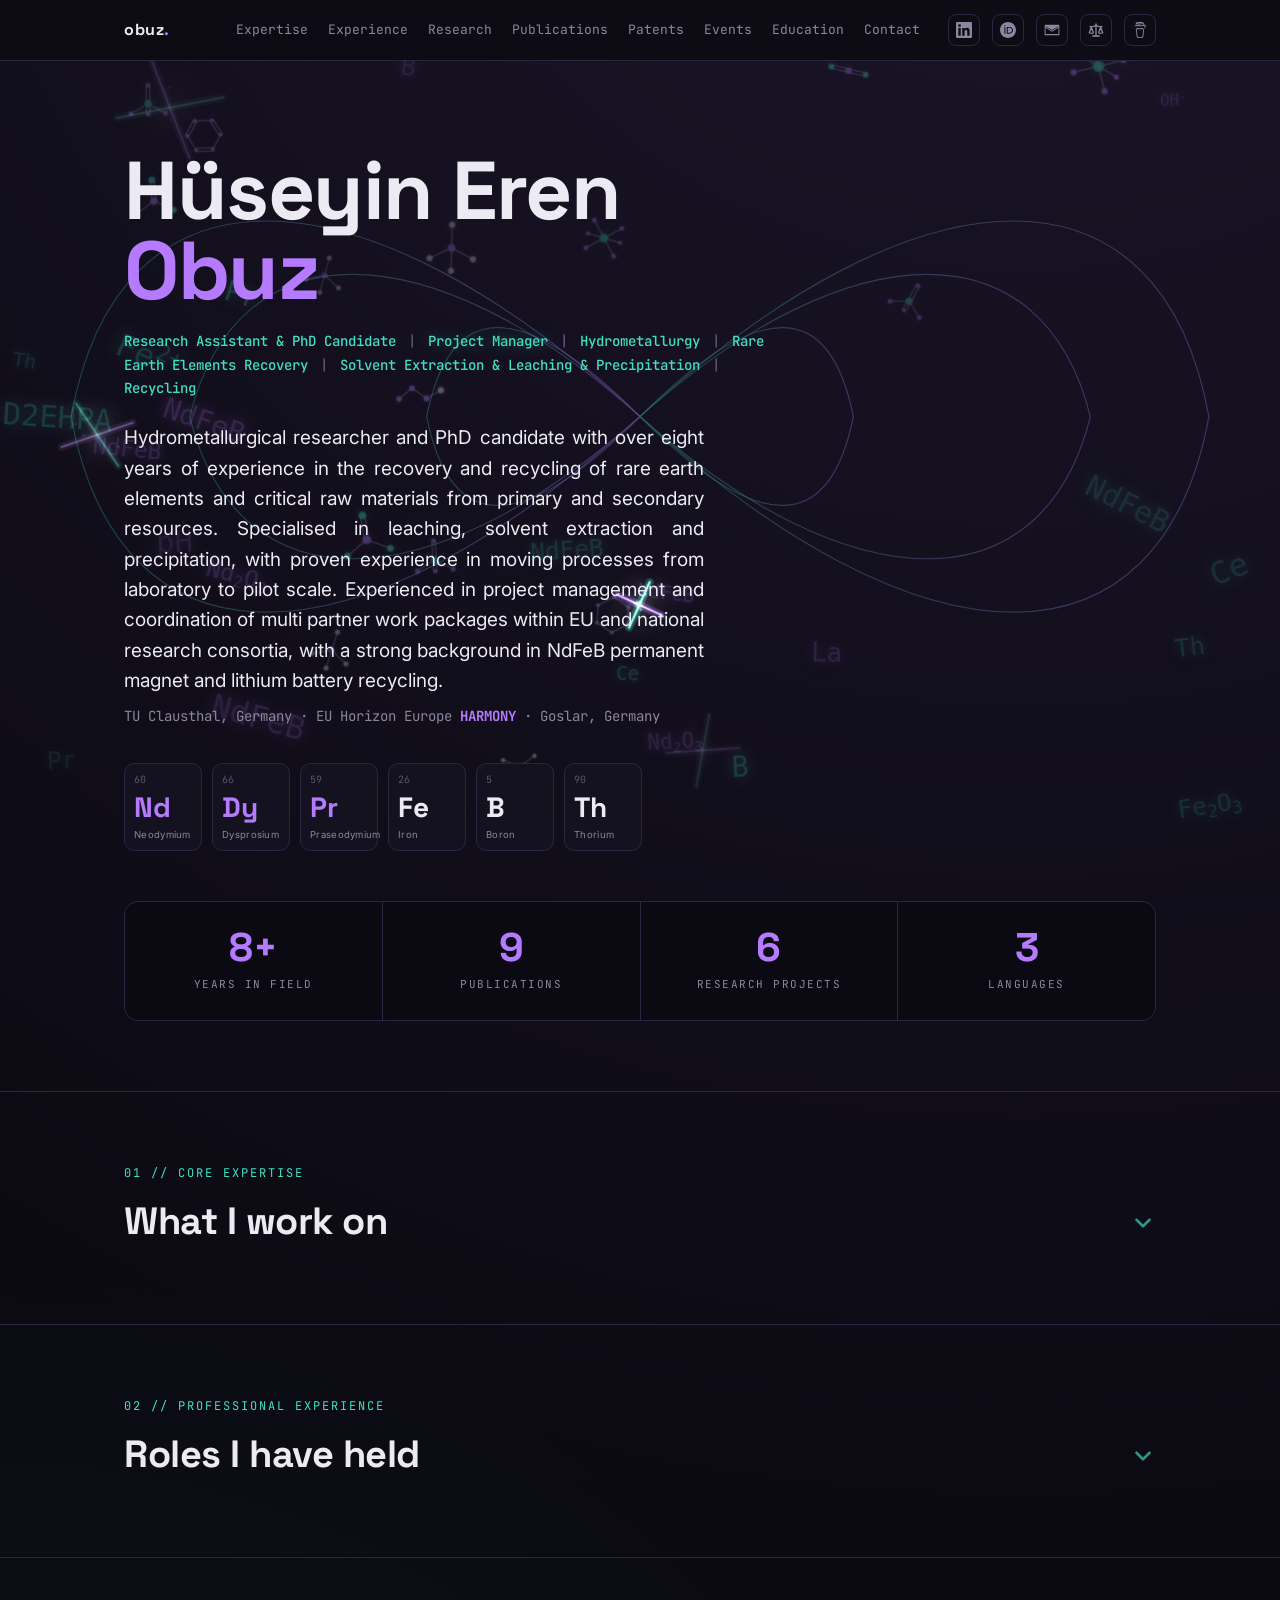
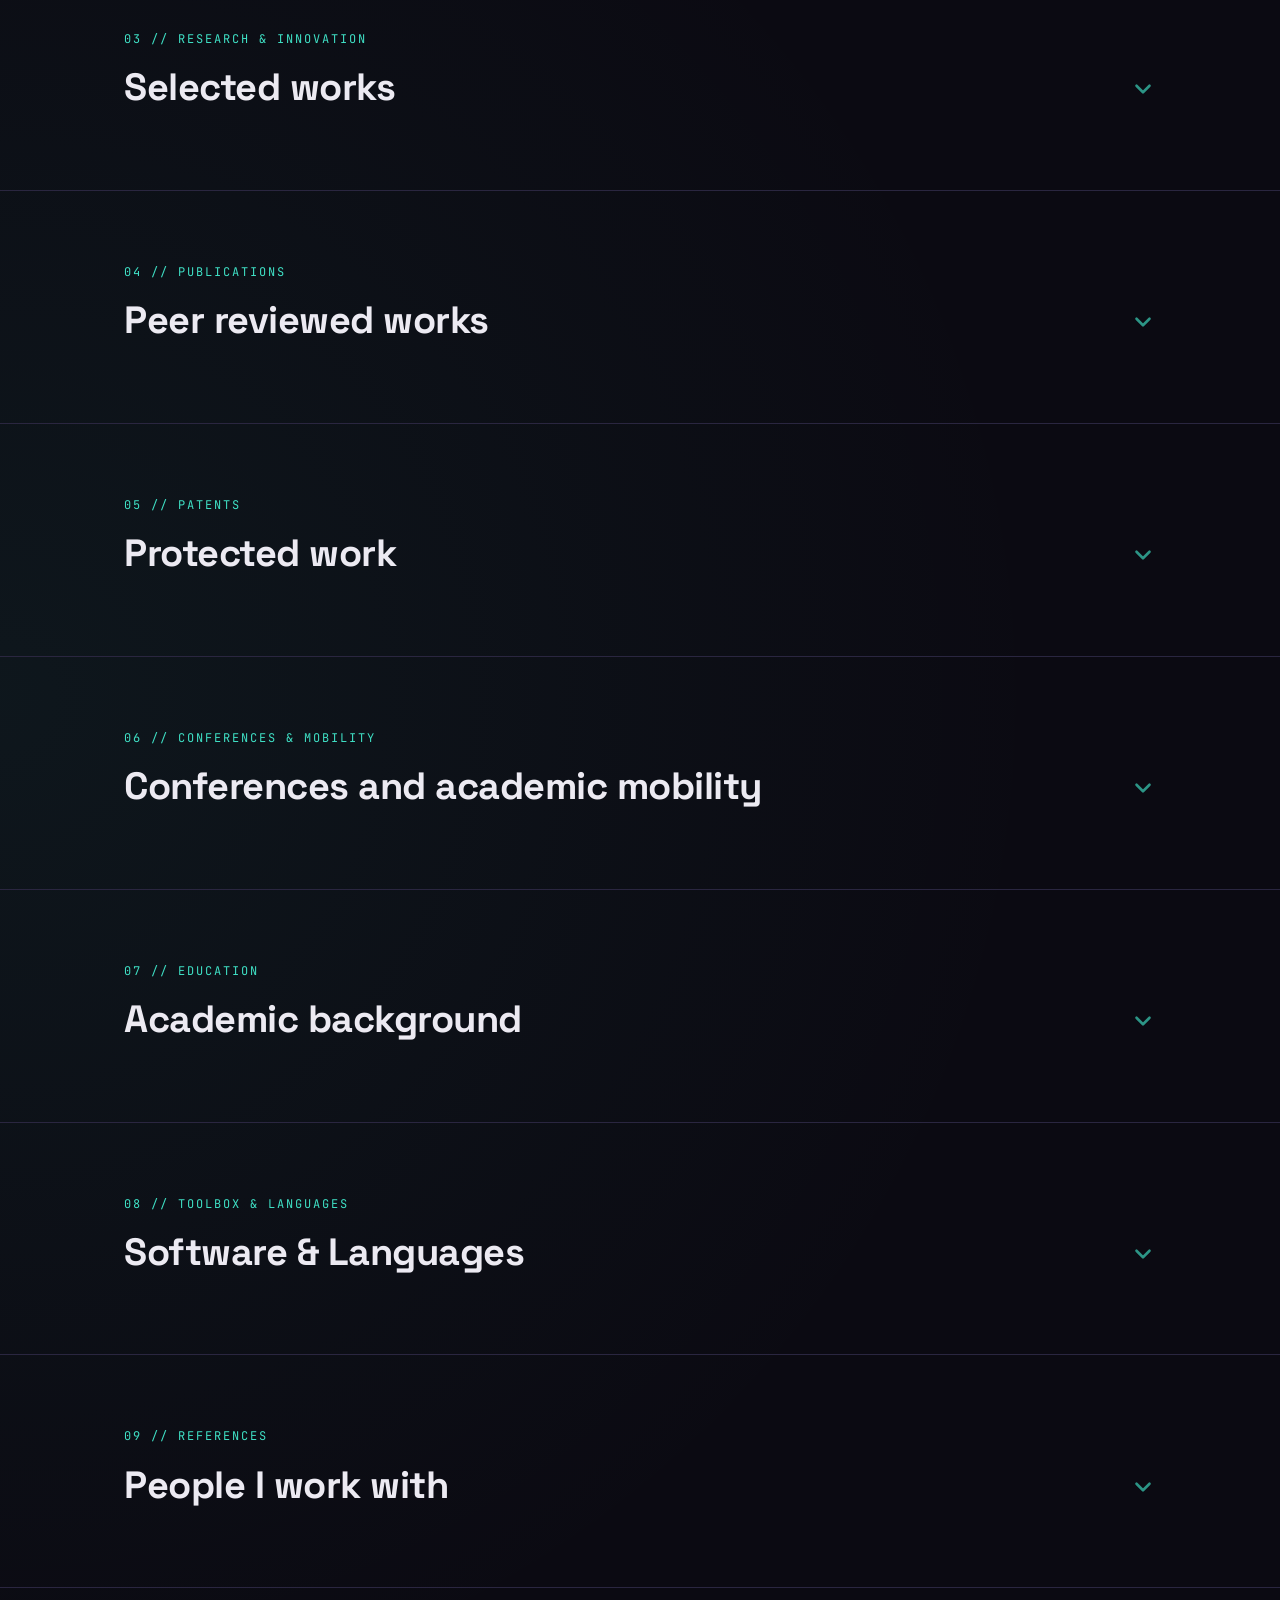
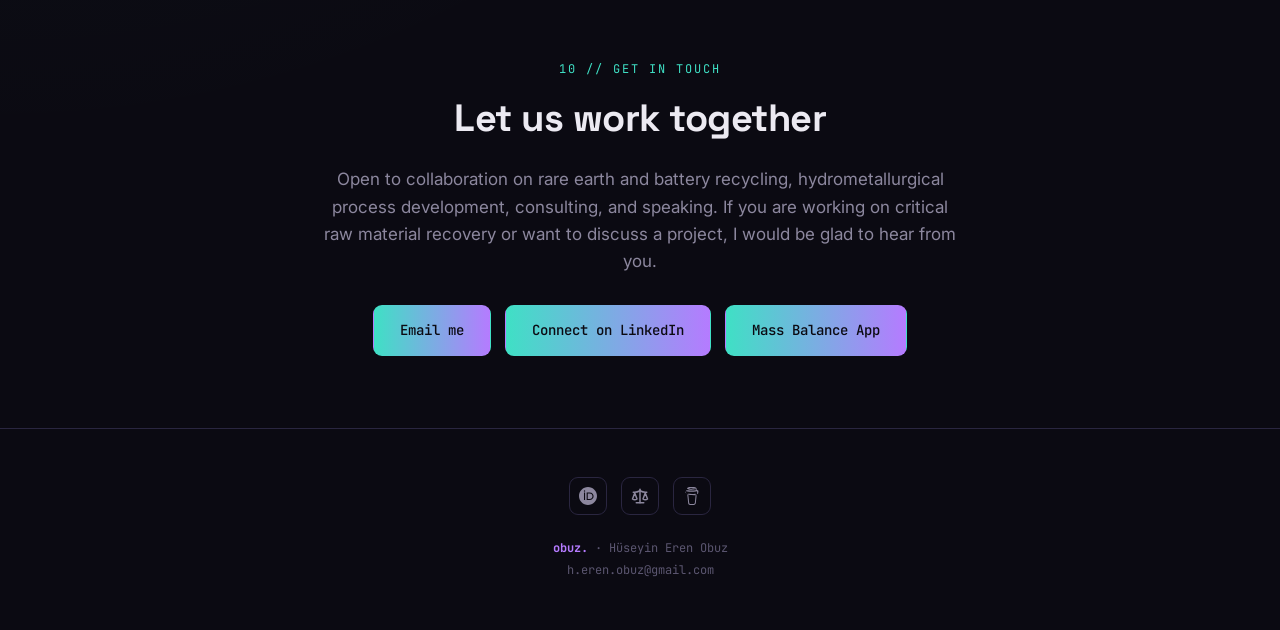
<file: index.html>
<!DOCTYPE html>
<html lang="en">
<head>
<script>document.documentElement.className+=' js';</script>
<meta charset="UTF-8">
<meta name="viewport" content="width=device-width, initial-scale=1.0">
<meta name="description" content="Hüseyin Eren Obuz, hydrometallurgist, PhD candidate and project manager at TU Clausthal. Rare earth element recovery, NdFeB permanent magnet and lithium battery recycling, solvent extraction, leaching and precipitation from primary and secondary resources.">
<meta name="author" content="Hüseyin Eren Obuz">
<meta name="keywords" content="Hüseyin Eren Obuz, hydrometallurgy, rare earth elements, REE recovery, NdFeB magnet recycling, lithium battery recycling, solvent extraction, D2EHPA, leaching, precipitation, critical raw materials, TU Clausthal, HARMONY project, project manager">
<meta name="theme-color" content="#0B0A12">
<title>Hüseyin Eren Obuz | Hydrometallurgist &amp; PhD Candidate</title>
<meta name="referrer" content="strict-origin-when-cross-origin">
<link rel="canonical" href="https://morthblanc.github.io/">

<!-- Open Graph / LinkedIn / Facebook -->
<meta property="og:type" content="profile">
<meta property="og:site_name" content="Hüseyin Eren Obuz">
<meta property="og:title" content="Hüseyin Eren Obuz | Hydrometallurgist &amp; PhD Candidate">
<meta property="og:description" content="Rare earth element recovery, NdFeB magnet and lithium battery recycling, solvent extraction, leaching and precipitation. PhD candidate and project manager at TU Clausthal.">
<meta property="og:url" content="https://morthblanc.github.io/">
<meta property="og:image" content="https://morthblanc.github.io/assets/og-cover.png">
<meta property="og:image:alt" content="Hüseyin Eren Obuz, Hydrometallurgist and PhD Candidate at TU Clausthal">
<meta property="og:image:width" content="1200">
<meta property="og:image:height" content="630">
<meta property="og:locale" content="en_US">

<!-- Twitter / X -->
<meta name="twitter:card" content="summary_large_image">
<meta name="twitter:title" content="Hüseyin Eren Obuz | Hydrometallurgist &amp; PhD Candidate">
<meta name="twitter:description" content="Rare earth element recovery, NdFeB magnet and lithium battery recycling, solvent extraction, leaching and precipitation.">
<meta name="twitter:image" content="https://morthblanc.github.io/assets/og-cover.png">
<meta name="twitter:image:alt" content="Hüseyin Eren Obuz, Hydrometallurgist and PhD Candidate">

<!-- inline SVG favicon, no extra file needed -->
<link rel="icon" href="data:image/svg+xml,%3Csvg xmlns='http://www.w3.org/2000/svg' viewBox='0 0 64 64'%3E%3Crect width='64' height='64' rx='12' fill='%230B0A12'/%3E%3Ctext x='32' y='44' font-family='Arial,sans-serif' font-size='34' font-weight='700' fill='%23B57BFF' text-anchor='middle'%3ENd%3C/text%3E%3C/svg%3E">

<!-- structured data for search engines -->
<script type="application/ld+json">
{
  "@context": "https://schema.org",
  "@graph": [
    {
      "@type": "Person",
      "@id": "https://morthblanc.github.io/#person",
      "name": "Hüseyin Eren Obuz",
      "alternateName": "Eren Obuz",
      "jobTitle": ["Hydrometallurgist", "PhD Candidate", "Project Manager"],
      "description": "Hydrometallurgist, PhD candidate and project manager specialising in rare earth element recovery, NdFeB permanent magnet and lithium battery recycling, solvent extraction, leaching and precipitation.",
      "url": "https://morthblanc.github.io/",
      "image": "https://morthblanc.github.io/assets/og-cover.png",
      "worksFor": {
        "@type": "CollegeOrUniversity",
        "name": "Technische Universität Clausthal",
        "url": "https://www.tu-clausthal.de/"
      },
      "affiliation": {
        "@type": "CollegeOrUniversity",
        "name": "Technische Universität Clausthal"
      },
      "alumniOf": [
        {"@type": "CollegeOrUniversity", "name": "Dokuz Eylül University"}
      ],
      "knowsAbout": [
        "Hydrometallurgy",
        "Rare Earth Element Recovery",
        "NdFeB Permanent Magnet Recycling",
        "Lithium Battery Recycling",
        "Solvent Extraction",
        "Leaching",
        "Precipitation",
        "Critical Raw Materials",
        "Project Management"
      ],
      "knowsLanguage": ["Turkish", "English", "German"],
      "sameAs": [
        "https://orcid.org/0000-0001-6299-247X",
        "https://www.linkedin.com/in/eren-obuz/"
      ]
    },
    {
      "@type": "WebSite",
      "@id": "https://morthblanc.github.io/#website",
      "url": "https://morthblanc.github.io/",
      "name": "Hüseyin Eren Obuz",
      "inLanguage": "en",
      "about": {"@id": "https://morthblanc.github.io/#person"}
    },
    {
      "@type": "ProfilePage",
      "url": "https://morthblanc.github.io/",
      "name": "Hüseyin Eren Obuz | Hydrometallurgist & PhD Candidate",
      "isPartOf": {"@id": "https://morthblanc.github.io/#website"},
      "mainEntity": {"@id": "https://morthblanc.github.io/#person"}
    },
    {
      "@type": "ScholarlyArticle",
      "headline": "Concepts for the Sustainable Hydrometallurgical Processing of End of Life Lithium Iron Phosphate (LFP) Batteries",
      "datePublished": "2024",
      "isPartOf": {"@type": "Periodical", "name": "Sustainability"},
      "author": {"@id": "https://morthblanc.github.io/#person"},
      "url": "https://doi.org/10.3390/su162411267",
      "sameAs": "https://doi.org/10.3390/su162411267"
    },
    {
      "@type": "ScholarlyArticle",
      "headline": "Investigation of Recycling Behavior of Lithium Iron Phosphate Batteries with Different Thermal Pre Treatments",
      "datePublished": "2023",
      "isPartOf": {"@type": "Periodical", "name": "Materials Proceedings"},
      "author": {"@id": "https://morthblanc.github.io/#person"},
      "url": "https://doi.org/10.3390/materproc2023015068",
      "sameAs": "https://doi.org/10.3390/materproc2023015068"
    },
    {
      "@type": "ScholarlyArticle",
      "headline": "Production of Rare Earth Oxides from Eskişehir Beylikova Complex Ores",
      "datePublished": "2023",
      "isPartOf": {"@type": "Periodical", "name": "Bulletin of the Mineral Research and Exploration"},
      "author": {"@id": "https://morthblanc.github.io/#person"},
      "url": "https://doi.org/10.19111/bulletinofmre.1180222",
      "sameAs": "https://doi.org/10.19111/bulletinofmre.1180222"
    },
    {
      "@type": "ScholarlyArticle",
      "headline": "Extraction of Rubidium from Malatya Kuluncak Area Complex Ore",
      "datePublished": "2022",
      "isPartOf": {"@type": "Periodical", "name": "Bulletin of the Mineral Research and Exploration"},
      "author": {"@id": "https://morthblanc.github.io/#person"},
      "url": "https://doi.org/10.19111/bulletinofmre.997306",
      "sameAs": "https://doi.org/10.19111/bulletinofmre.997306"
    },
    {
      "@type": "ScholarlyArticle",
      "headline": "Selective Precipitation of Th and Rare Earth Elements from HCl Leach Liquor",
      "datePublished": "2019",
      "isPartOf": {"@type": "Periodical", "name": "Rare Metal Technology, TMS Series"},
      "author": {"@id": "https://morthblanc.github.io/#person"},
      "url": "https://doi.org/10.1007/978-3-030-05740-4_9",
      "sameAs": "https://doi.org/10.1007/978-3-030-05740-4_9"
    },
    {
      "@type": "ScholarlyArticle",
      "headline": "Rare Earth Elements Recovery from Nd-Fe-B Hard Magnets by Hydrometallurgical Processes",
      "datePublished": "2018",
      "isPartOf": {"@type": "Periodical", "name": "Extraction, TMS Series"},
      "author": {"@id": "https://morthblanc.github.io/#person"},
      "url": "https://doi.org/10.1007/978-3-319-95022-8_239",
      "sameAs": "https://doi.org/10.1007/978-3-319-95022-8_239"
    },
    {
      "@type": "ScholarlyArticle",
      "headline": "Leaching Kinetics of Rare Earth Elements from Complex Ores by Acidic Solutions",
      "datePublished": "2018",
      "isPartOf": {"@type": "Periodical", "name": "Extraction, TMS Series"},
      "author": {"@id": "https://morthblanc.github.io/#person"},
      "url": "https://doi.org/10.1007/978-3-319-95022-8_201",
      "sameAs": "https://doi.org/10.1007/978-3-319-95022-8_201"
    }
  ]
}
</script>

<link rel="preconnect" href="https://fonts.googleapis.com">
<link rel="preconnect" href="https://fonts.gstatic.com" crossorigin>
<link href="https://fonts.googleapis.com/css2?family=Space+Grotesk:wght@400;500;600;700&family=Inter:wght@400;500;600&family=JetBrains+Mono:wght@400;500&display=swap" rel="stylesheet">
<link rel="stylesheet" href="styles.css">
</head>
<body>

<div id="drift" aria-hidden="true"><canvas id="driftcanvas"></canvas></div>

<nav>
  <div class="wrap navinner">
    <div class="brand">obuz<span>.</span></div>
    <div class="navmenu" id="navmenu">
      <div class="navlinks">
        <a href="#expertise">Expertise</a>
        <a href="#experience">Experience</a>
        <a href="#research">Research</a>
        <a href="#publications">Publications</a>
        <a href="#patents">Patents</a>
        <a href="#events">Events</a>
        <a href="#education">Education</a>
        <a href="#contact">Contact</a>
      </div>
      <div class="social">
      <a href="https://www.linkedin.com/in/eren-obuz/" title="LinkedIn" target="_blank" rel="noopener" aria-label="LinkedIn">
        <svg viewBox="0 0 24 24"><path d="M20.45 20.45h-3.56v-5.57c0-1.33-.02-3.04-1.85-3.04-1.86 0-2.14 1.45-2.14 2.94v5.67H9.35V9h3.41v1.56h.05c.48-.9 1.64-1.85 3.37-1.85 3.6 0 4.27 2.37 4.27 5.45v6.29zM5.34 7.43a2.06 2.06 0 1 1 0-4.13 2.06 2.06 0 0 1 0 4.13zM7.12 20.45H3.56V9h3.56v11.45zM22.22 0H1.77C.79 0 0 .77 0 1.73v20.54C0 23.23.79 24 1.77 24h20.45c.98 0 1.78-.77 1.78-1.73V1.73C24 .77 23.2 0 22.22 0z"/></svg>
      </a>
      <a href="https://orcid.org/0000-0001-6299-247X" title="ORCID" target="_blank" rel="noopener" aria-label="ORCID">
        <svg viewBox="0 0 24 24"><path d="M12 0C5.372 0 0 5.372 0 12s5.372 12 12 12 12-5.372 12-12S18.628 0 12 0zM7.369 4.378c.525 0 .947.431.947.947 0 .525-.422.947-.947.947a.95.95 0 0 1-.947-.947c0-.525.422-.947.947-.947zm-.722 3.038h1.444v10.041H6.647V7.416zm3.562 0h3.9c3.712 0 5.344 2.653 5.344 5.025 0 2.578-2.016 5.025-5.325 5.025h-3.919V7.416zm1.444 1.303v7.444h2.297c3.272 0 4.022-2.484 4.022-3.722 0-2.016-1.284-3.722-4.097-3.722h-2.222z"/></svg>
      </a>
      <a href="#" class="js-mail" title="Email" aria-label="Email">
        <svg viewBox="0 0 24 24"><path d="M2 4h20a1 1 0 0 1 1 1v14a1 1 0 0 1-1 1H2a1 1 0 0 1-1-1V5a1 1 0 0 1 1-1zm.4 2.2v.9l9.6 6 9.6-6v-.9L12 11.9 2.4 6.2zM21.6 8.7 12 14.6 2.4 8.7V18h19.2V8.7z"/></svg>
      </a>
      <a href="https://hydromet-mass-balance.streamlit.app/" title="Mass Balance App" target="_blank" rel="noopener" aria-label="Mass Balance App">
        <svg viewBox="0 0 24 24" style="fill:none;stroke:currentColor;stroke-width:2;stroke-linecap:round;stroke-linejoin:round"><path d="M16 16l3-8 3 8c-.87.65-1.92 1-3 1s-2.13-.35-3-1z"/><path d="M2 16l3-8 3 8c-.87.65-1.92 1-3 1s-2.13-.35-3-1z"/><path d="M7 21h10"/><path d="M12 3v18"/><path d="M3 7h2c2 0 5-1 7-2 2 1 5 2 7 2h2"/></svg>
      </a>
      <a href="https://buymeacoffee.com/herenobuz" title="Buy Me a Coffee" target="_blank" rel="noopener" aria-label="Buy Me a Coffee">
        <svg viewBox="0 0 24 24"><path d="M20.216 6.415l-.132-.666c-.119-.598-.388-1.163-1.001-1.379-.197-.069-.42-.098-.57-.241-.152-.143-.196-.366-.231-.572-.065-.378-.125-.756-.192-1.133-.057-.325-.102-.69-.25-.987-.195-.4-.597-.634-.996-.788a5.723 5.723 0 0 0-.626-.194c-1-.263-2.05-.36-3.077-.416a25.834 25.834 0 0 0-3.7.062c-.915.083-1.88.184-2.75.5-.318.116-.646.256-.888.501-.297.302-.393.77-.177 1.146.154.267.415.456.692.58.36.162.737.284 1.123.366 1.075.238 2.189.331 3.287.37 1.218.05 2.437.01 3.65-.118.299-.033.598-.073.896-.119.352-.054.578-.513.474-.834-.124-.383-.457-.531-.834-.473-.466.074-.96.108-1.382.146-1.177.08-2.358.082-3.536.006a22.228 22.228 0 0 1-1.157-.107c-.086-.01-.18-.025-.258-.036-.243-.036-.484-.08-.724-.13-.111-.027-.111-.185 0-.212h.005c.277-.06.557-.108.838-.147h.002c.131-.009.263-.032.394-.048a25.076 25.076 0 0 1 3.426-.12c.674.019 1.347.067 2.017.144l.228.031c.267.04.533.088.798.145.392.085.895.113 1.07.542.055.137.08.288.111.431l.319 1.484a.237.237 0 0 1-.199.284h-.003c-.037.006-.075.01-.112.015a36.704 36.704 0 0 1-4.743.295 37.059 37.059 0 0 1-4.699-.304c-.14-.017-.293-.042-.417-.06-.326-.048-.649-.108-.973-.161-.393-.065-.768-.032-1.123.161-.29.16-.527.404-.675.701-.154.316-.199.66-.267 1.004-.069.346-.176.716-.135 1.072.087.753.613 1.365 1.37 1.502a39.69 39.69 0 0 0 11.343.376.483.483 0 0 1 .535.53l-.071.697-1.018 9.907c-.041.41-.047.832-.125 1.237-.122.637-.553 1.028-1.182 1.171-.577.131-1.165.2-1.756.205-.656.004-1.31-.025-1.966-.022-.699.004-1.556-.06-2.095-.58-.475-.458-.54-1.174-.605-1.793l-.731-7.013-.322-3.094c-.037-.351-.286-.695-.678-.678-.336.015-.718.3-.678.679l.228 2.185.949 9.112c.147 1.344 1.174 2.068 2.446 2.272.742.12 1.503.144 2.255.156.964.016 1.939.053 2.886-.122 1.405-.258 2.459-1.198 2.61-2.651.054-.51.108-1.02.16-1.531l.806-7.836.169-1.644c.017-.166.06-.336.146-.48a.764.764 0 0 1 .467-.348c.301-.082.638-.155.917-.394.227-.194.388-.467.467-.751a3.1 3.1 0 0 0 .087-.504l.222-2.168a.752.752 0 0 0-.002-.222c-.097-.515-.387-.972-.795-1.297a1.962 1.962 0 0 0-.473-.296zM3.49 7.86c-.13-.122-.196-.291-.221-.476-.05-.366.116-.74.235-1.082.075-.213.118-.418.346-.51.243-.099.515-.046.768.01.351.078.706.143 1.064.196a37.43 37.43 0 0 0 5.502.422c1.842.011 3.681-.121 5.502-.41.295-.046.59-.099.884-.156.227-.044.475-.097.708-.069.378.046.668.354.66.738-.01.464-.041.927-.062 1.39-.02.466-.04.932-.062 1.398-.013.275-.013.554-.046.827-.046.4-.336.73-.747.747-.31.013-.62.024-.93.034a39.91 39.91 0 0 1-5.515-.116 39.94 39.94 0 0 1-3.834-.456 1.49 1.49 0 0 1-.41-.116c-.32-.151-.49-.479-.49-.825z"/></svg>
      </a>
      </div>
    </div>
    <button class="menubtn" id="menubtn" aria-label="Menu" aria-expanded="false">☰</button>
  </div>
</nav>

<header class="hero">
  <svg class="fieldlines" viewBox="0 0 1080 600" preserveAspectRatio="xMidYMid slice">
    <g fill="none" stroke="url(#g)" stroke-width="1">
      <path d="M540 300 C 300 80, 100 80, 60 300 C 100 520, 300 520, 540 300"/>
      <path d="M540 300 C 360 140, 200 140, 160 300 C 200 460, 360 460, 540 300"/>
      <path d="M540 300 C 780 80, 980 80, 1020 300 C 980 520, 780 520, 540 300"/>
      <path d="M540 300 C 720 140, 880 140, 920 300 C 880 460, 720 460, 540 300"/>
      <path d="M540 300 C 440 200, 380 200, 360 300 C 380 400, 440 400, 540 300"/>
      <path d="M540 300 C 640 200, 700 200, 720 300 C 700 400, 640 400, 540 300"/>
    </g>
    <defs><linearGradient id="g" x1="0" y1="0" x2="1" y2="0">
      <stop offset="0" stop-color="#3FE0C5" stop-opacity=".5"/>
      <stop offset="1" stop-color="#B57BFF" stop-opacity=".6"/>
    </linearGradient></defs>
  </svg>
  <div class="wrap">
    <h1>Hüseyin Eren<br><em>Obuz</em></h1>
    <p class="headline">Research Assistant &amp; PhD Candidate <span>|</span> <span class="pm">Project Manager</span> <span>|</span> Hydrometallurgy <span>|</span> Rare Earth Elements Recovery <span>|</span> Solvent Extraction &amp; Leaching &amp; Precipitation <span>|</span> Recycling</p>
    <p class="role">Hydrometallurgical researcher and PhD candidate with over eight years of experience in the recovery and recycling of rare earth elements and critical raw materials from primary and secondary resources. Specialised in leaching, solvent extraction and precipitation, with proven experience in moving processes from laboratory to pilot scale. Experienced in project management and coordination of multi partner work packages within EU and national research consortia, with a strong background in NdFeB permanent magnet and lithium battery recycling.</p>
    <p class="inst">TU Clausthal, Germany · EU Horizon Europe <b>HARMONY</b> · Goslar, Germany</p>

    <div class="elements">
      <div class="el key"><div class="num">60</div><div class="sym">Nd</div><div class="name">Neodymium</div></div>
      <div class="el key"><div class="num">66</div><div class="sym">Dy</div><div class="name">Dysprosium</div></div>
      <div class="el key"><div class="num">59</div><div class="sym">Pr</div><div class="name">Praseodymium</div></div>
      <div class="el"><div class="num">26</div><div class="sym">Fe</div><div class="name">Iron</div></div>
      <div class="el"><div class="num">5</div><div class="sym">B</div><div class="name">Boron</div></div>
      <div class="el"><div class="num">90</div><div class="sym">Th</div><div class="name">Thorium</div></div>
    </div>

    <div class="stats">
      <div class="stat"><div class="v" data-to="8" data-suffix="+">8+</div><div class="l">Years in field</div></div>
      <div class="stat"><div class="v" data-to="9" data-suffix="">9</div><div class="l">Publications</div></div>
      <div class="stat"><div class="v" data-to="6" data-suffix="">6</div><div class="l">Research projects</div></div>
      <div class="stat"><div class="v" data-to="3" data-suffix="">3</div><div class="l">Languages</div></div>
    </div>
  </div>
</header>

<section id="expertise">
  <div class="wrap acc">
    <div class="acc-head">
      <div class="acc-htext">
        <div class="sectlabel">01 // CORE EXPERTISE</div>
        <h2 class="secthead">What I work on</h2>
      </div>
      <span class="acc-chev" aria-hidden="true"><svg viewBox="0 0 24 24" width="26" height="26" fill="none" stroke="currentColor" stroke-width="2.4" stroke-linecap="round" stroke-linejoin="round"><polyline points="6 9 12 15 18 9"></polyline></svg></span>
    </div>
    <div class="acc-body" id="accb-expertise"><div class="acc-inner">
    <div class="cards">
      <div class="card reveal"><div class="ic">⚗️</div><h3>Hydrometallurgy</h3>
        <p>Leaching, precipitation, crystallisation, and selective separation of rare earth elements from primary ores and secondary waste streams.</p></div>
      <div class="card reveal"><div class="ic">🧪</div><h3>Solvent Extraction</h3>
        <p>D2EHPA based extraction and stripping, with focus on rare earth and iron separation and pH behaviour in chloride and sulfate media.</p></div>
      <div class="card reveal"><div class="ic">🧲</div><h3>Magnet & Battery Recycling</h3>
        <p>Flexible aqueous routes for NdFeB permanent magnet waste, plus recycling of lithium iron phosphate (LFP) and NMC battery black mass into high purity products.</p></div>
      <div class="card reveal"><div class="ic">🏭</div><h3>Pilot Scale Operations</h3>
        <p>Moving processes from laboratory to pilot, including continuous acid leaching of REE rich slag and flowsheet validation.</p></div>
      <div class="card reveal"><div class="ic">💻</div><h3>Data & Modeling</h3>
        <p>Python for process data analysis and automation, mass and energy balance models for scale up decisions.</p></div>
      <div class="card reveal"><div class="ic">🌍</div><h3>Critical Raw Materials</h3>
        <p>Recovery of REE, thorium, barite, fluorite, rubidium, and niobium from complex ores within EU and national programs.</p></div>
    </div>
    </div></div>
  </div>
</section>


<section id="experience">
  <div class="wrap acc">
    <div class="acc-head">
      <div class="acc-htext">
        <div class="sectlabel">02 // PROFESSIONAL EXPERIENCE</div>
        <h2 class="secthead">Roles I have held</h2>
      </div>
      <span class="acc-chev" aria-hidden="true"><svg viewBox="0 0 24 24" width="26" height="26" fill="none" stroke="currentColor" stroke-width="2.4" stroke-linecap="round" stroke-linejoin="round"><polyline points="6 9 12 15 18 9"></polyline></svg></span>
    </div>
    <div class="acc-body" id="accb-experience"><div class="acc-inner">

    <div class="xp reveal">
      <div class="date">02.2023 – PRESENT</div>
      <h3>Research Assistant, Hydrometallurgy</h3>
      <div class="org">TU Clausthal · Clausthal-Zellerfeld, Germany</div>
      <ul>
        <li>Lead the hydrometallurgical work package of the EU Horizon Europe HARMONY project on recycling rare earth permanent magnets from waste streams.</li>
        <li>Designed and operated pilot scale continuous acid leaching of REE rich slag, processing around 45 kg of feed and recovering roughly 10 kg of mixed REE oxalate product.</li>
        <li>Developed solvent extraction routes for separation of rare earth and iron species from leach liquors.</li>
        <li>Built mass and energy balance models to support flowsheet evaluation and scale up decisions.</li>
      </ul>
    </div>

    <div class="xp reveal">
      <div class="date">10.2021 – 01.2023</div>
      <h3>Researcher, Hydrometallurgy</h3>
      <div class="org">Rare Earth Elements Research Institute, TENMAK · Ankara, Turkey</div>
      <ul>
        <li>Carried out solvent and solvometallurgical extraction studies for rare earth element separation from leach liquors.</li>
        <li>Supported development of separation flowsheets within national and ERAMIN II research projects.</li>
      </ul>
    </div>

    <div class="xp reveal">
      <div class="date">06.2019 – 10.2021</div>
      <h3>Researcher, Hydrometallurgy</h3>
      <div class="org">General Directorate of Mineral Research and Exploration (MTA) · Ankara, Turkey</div>
      <ul>
        <li>Developed hydrometallurgical production routes for rare earth elements, thorium, barite, fluorite, rubidium, and niobium from complex Turkish ores.</li>
        <li>Contributed to exploration and evaluation of radioactive raw materials in the Central Anatolia region.</li>
      </ul>
    </div>

    <div class="xp reveal">
      <div class="date">07.2017 – 06.2019</div>
      <h3>Researcher, Hydrometallurgy</h3>
      <div class="org">Dokuz Eylül University · Izmir, Turkey</div>
      <ul>
        <li>Investigated leaching kinetics of rare earth element bearing raw materials and acidic separation routes as part of MSc research.</li>
      </ul>
    </div>
    </div></div>
  </div>
</section>


<section id="research">
  <div class="wrap acc">
    <div class="acc-head">
      <div class="acc-htext">
        <div class="sectlabel">03 // RESEARCH & INNOVATION</div>
        <h2 class="secthead">Selected works</h2>
      </div>
      <span class="acc-chev" aria-hidden="true"><svg viewBox="0 0 24 24" width="26" height="26" fill="none" stroke="currentColor" stroke-width="2.4" stroke-linecap="round" stroke-linejoin="round"><polyline points="6 9 12 15 18 9"></polyline></svg></span>
    </div>
    <div class="acc-body" id="accb-research"><div class="acc-inner">

    <div class="proj reveal">
      <div class="meta">2024 – 2027 · EU HORIZON EUROPE · HARMONY</div>
      <h3>Aqueous Recovery of Rare Earths from NdFeB Magnet Waste</h3>
      <p>Doctoral research within the HARMONY project, a holistic approach to enhance the recyclability of rare earth permanent magnets from any waste stream. The work covers selective leaching, iron management, and D2EHPA solvent extraction, including an investigation into pH measurement instability in chloride media driven by the absence of a sulfate buffer, multiple iron chloride species, and HCl co extraction by the extractant.</p>
      <div class="tags">
        <span class="tag">NdFeB</span><span class="tag">D2EHPA</span><span class="tag">REE recovery</span>
        <span class="tag">Iron speciation</span><span class="tag">HARMONY</span>
      </div>
    </div>

    <div class="proj reveal">
      <div class="meta">PILOT SCALE · CONTINUOUS LEACHING</div>
      <h3>Pilot Scale Continuous Leaching of REE Rich Slag</h3>
      <p>A continuous leaching campaign scaling REE recovery from rich slag toward industrial relevance, processing around 45 kg of feed and recovering roughly 10 kg of mixed REE oxalate product.</p>
      <div class="tags">
        <span class="tag">Pilot scale</span><span class="tag">Continuous leaching</span><span class="tag">Slag</span><span class="tag">Oxalate</span>
      </div>
    </div>

    <div class="proj reveal">
      <div class="meta">LIVE TOOL · STREAMLIT</div>
      <h3>Hydrometallurgical Mass Balance Web App</h3>
      <p>An interactive Streamlit application for hydrometallurgical mass balance, featuring a periodic table element selector with colour coded element families. A practical tool that bridges process domain knowledge with code, deployed and available online.</p>
      <div class="tags">
        <a class="livebtn" href="https://hydromet-mass-balance.streamlit.app/" target="_blank" rel="noopener">↗ Launch app</a>
        <span class="tag">Streamlit</span><span class="tag">Python</span><span class="tag">Mass balance</span>
      </div>
    </div>
    </div></div>
  </div>
</section>


<section id="publications">
  <div class="wrap acc">
    <div class="acc-head">
      <div class="acc-htext">
        <div class="sectlabel">04 // PUBLICATIONS</div>
        <h2 class="secthead">Peer reviewed works</h2>
      </div>
      <span class="acc-chev" aria-hidden="true"><svg viewBox="0 0 24 24" width="26" height="26" fill="none" stroke="currentColor" stroke-width="2.4" stroke-linecap="round" stroke-linejoin="round"><polyline points="6 9 12 15 18 9"></polyline></svg></span>
    </div>
    <div class="acc-body" id="accb-publications"><div class="acc-inner">

    <div class="pub reveal"><div class="ven">Chemical Engineering Journal · 2026</div>
      <h4>Recovery of Rare Earth Elements from End of Life Permanent Magnets via Slag Extraction and Hydrometallurgical Processing</h4>
      <p class="auth"><b>Obuz H.E.</b> & Yağmurlu B.</p>
      <span class="status">Under review</span></div>

    <div class="pub reveal"><div class="ven">Journal of Sustainable Metallurgy · 2026</div>
      <h4>Facile and Economic Mechanical Separation of Anode and Cathode from LiFePO₄ Black Mass</h4>
      <p class="auth"><b>Obuz H.E.</b> et al.</p>
      <span class="status">Revisions submitted</span></div>

    <div class="pub reveal"><div class="ven">Sustainability · 2024</div>
      <h4>Concepts for the Sustainable Hydrometallurgical Processing of End of Life Lithium Iron Phosphate (LFP) Batteries</h4>
      <p class="auth">Müller M., <b>Obuz H.E.</b>, Keber S., Tekmanlı F., Mettke L.N., & Yağmurlu B.</p>
      <a class="doi" href="https://doi.org/10.3390/su162411267" target="_blank" rel="noopener">↗ doi.org/10.3390/su162411267</a></div>

    <div class="pub reveal"><div class="ven">Materials Proceedings · 2023</div>
      <h4>Investigation of Recycling Behavior of Lithium Iron Phosphate Batteries with Different Thermal Pre Treatments</h4>
      <p class="auth"><b>Obuz H.E.</b>, Tekmanlı F., Mettke L.N., Müller M., & Yağmurlu B.</p>
      <a class="doi" href="https://doi.org/10.3390/materproc2023015068" target="_blank" rel="noopener">↗ doi.org/10.3390/materproc2023015068</a></div>

    <div class="pub reveal"><div class="ven">Bulletin of the Mineral Research and Exploration · 2023</div>
      <h4>Production of Rare Earth Oxides from Eskişehir Beylikova Complex Ores</h4>
      <p class="auth">Güneş H., <b>Obuz H.E.</b>, Akçay H., Kara Ç., & Erdem A.</p>
      <a class="doi" href="https://doi.org/10.19111/bulletinofmre.1180222" target="_blank" rel="noopener">↗ doi.org/10.19111/bulletinofmre.1180222</a></div>

    <div class="pub reveal"><div class="ven">Bulletin of the Mineral Research and Exploration · 2022</div>
      <h4>Extraction of Rubidium from Malatya Kuluncak Area Complex Ore</h4>
      <p class="auth">Erdem A., <b>Obuz H.E.</b>, Güneş H., Diktepe Ş., Özen İlik B., Kara Ç., Akçay H., Gülmez A., & Alkan Z.</p>
      <a class="doi" href="https://doi.org/10.19111/bulletinofmre.997306" target="_blank" rel="noopener">↗ doi.org/10.19111/bulletinofmre.997306</a></div>

    <div class="pub reveal"><div class="ven">Rare Metal Technology, TMS Series · 2019</div>
      <h4>Selective Precipitation of Th and Rare Earth Elements from HCl Leach Liquor</h4>
      <p class="auth"><b>Obuz H.E.</b> et al.</p>
      <a class="doi" href="https://doi.org/10.1007/978-3-030-05740-4_9" target="_blank" rel="noopener">↗ doi.org/10.1007/978-3-030-05740-4_9</a></div>

    <div class="pub reveal"><div class="ven">Extraction, TMS Series · Springer · 2018</div>
      <h4>Rare Earth Elements Recovery from Nd-Fe-B Hard Magnets by Hydrometallurgical Processes</h4>
      <p class="auth"><b>Obuz H.E.</b> et al.</p>
      <a class="doi" href="https://doi.org/10.1007/978-3-319-95022-8_239" target="_blank" rel="noopener">↗ doi.org/10.1007/978-3-319-95022-8_239</a></div>

    <div class="pub reveal"><div class="ven">Extraction, TMS Series · Springer · 2018</div>
      <h4>Leaching Kinetics of Rare Earth Elements from Complex Ores by Acidic Solutions</h4>
      <p class="auth"><b>Obuz H.E.</b> et al.</p>
      <a class="doi" href="https://doi.org/10.1007/978-3-319-95022-8_201" target="_blank" rel="noopener">↗ doi.org/10.1007/978-3-319-95022-8_201</a></div>
    </div></div>
  </div>
</section>


<section id="patents">
  <div class="wrap acc">
    <div class="acc-head">
      <div class="acc-htext">
        <div class="sectlabel">05 // PATENTS</div>
        <h2 class="secthead">Protected work</h2>
      </div>
      <span class="acc-chev" aria-hidden="true"><svg viewBox="0 0 24 24" width="26" height="26" fill="none" stroke="currentColor" stroke-width="2.4" stroke-linecap="round" stroke-linejoin="round"><polyline points="6 9 12 15 18 9"></polyline></svg></span>
    </div>
    <div class="acc-body" id="accb-patents"><div class="acc-inner">
    <div class="proj reveal">
      <div class="meta">PATENT PENDING · 2026 · WITH B. YAĞMURLU</div>
      <h3>Flexible Aqueous Permanent Magnet Processing Method</h3>
      <p>A pending patent describing a flexible aqueous route for processing permanent magnet waste, developed with Prof. Dr. Bengi Yağmurlu at TU Clausthal.</p>
      <div class="tags">
        <span class="tag">Patent pending</span><span class="tag">Magnet recycling</span><span class="tag">Process design</span>
      </div>
    </div>
    </div></div>
  </div>
</section>


<section id="events">
  <div class="wrap acc">
    <div class="acc-head">
      <div class="acc-htext">
        <div class="sectlabel">06 // CONFERENCES & MOBILITY</div>
        <h2 class="secthead">Conferences and academic mobility</h2>
      </div>
      <span class="acc-chev" aria-hidden="true"><svg viewBox="0 0 24 24" width="26" height="26" fill="none" stroke="currentColor" stroke-width="2.4" stroke-linecap="round" stroke-linejoin="round"><polyline points="6 9 12 15 18 9"></polyline></svg></span>
    </div>
    <div class="acc-body" id="accb-events"><div class="acc-inner">
    <div class="tablewrap">
      <table>
        <thead><tr><th>Event / Activity</th><th>Location</th><th>Year</th><th>Role</th></tr></thead>
        <tbody>
          <tr><td><b>Hydrometallurgy 2027</b></td><td>Cape Town, South Africa</td><td>2027</td><td>Invited (MEI Conferences)</td></tr>
          <tr><td><b>Erasmus+ Staff Mobility</b></td><td>Dokuz Eylül University, İzmir</td><td>Sep 2026</td><td>Teaching visit on REE recycling</td></tr>
          <tr><td><b>IMPC 2026</b></td><td>International</td><td>2026</td><td>Conference paper</td></tr>
          <tr><td><b>European Metallurgy Conference</b></td><td>Hamburg, Germany</td><td>2025</td><td>Oral presentation</td></tr>
          <tr><td><b>TMS Annual Meeting</b></td><td>Las Vegas, USA</td><td>2025</td><td>Oral presentation</td></tr>
          <tr><td><b>RawMat</b></td><td>Athens, Greece</td><td>2023</td><td>Oral presentation</td></tr>
        </tbody>
      </table>
    </div>
    </div></div>
  </div>
</section>


<section id="education">
  <div class="wrap acc">
    <div class="acc-head">
      <div class="acc-htext">
        <div class="sectlabel">07 // EDUCATION</div>
        <h2 class="secthead">Academic background</h2>
      </div>
      <span class="acc-chev" aria-hidden="true"><svg viewBox="0 0 24 24" width="26" height="26" fill="none" stroke="currentColor" stroke-width="2.4" stroke-linecap="round" stroke-linejoin="round"><polyline points="6 9 12 15 18 9"></polyline></svg></span>
    </div>
    <div class="acc-body" id="accb-education"><div class="acc-inner">

    <div class="edu reveal">
      <div class="yr mono">03.2023 – present</div>
      <div>
        <h4>PhD Candidate · Resource Processing Technologies and Sustainability</h4>
        <div class="where">TU Clausthal, Germany</div>
        <div class="th">Thesis: Hydrometallurgical recovery of rare earth elements from NdFeB magnet waste</div>
      </div>
    </div>

    <div class="edu reveal">
      <div class="yr mono">09.2017 – 12.2020</div>
      <div>
        <h4>M.Sc. · Metallurgical and Materials Engineering</h4>
        <div class="where">Dokuz Eylül University, İzmir, Turkey</div>
        <div class="th">Thesis: Investigation of the kinetics of leaching parameters of rare earth element containing raw materials &nbsp;<a href="https://tez.yok.gov.tr/UlusalTezMerkezi/tezSorguSonucYeni.jsp" target="_blank" rel="noopener">↗ view thesis</a></div>
      </div>
    </div>

    <div class="edu reveal">
      <div class="yr mono">09.2011 – 06.2017</div>
      <div>
        <h4>B.Sc. · Metallurgical and Materials Engineering</h4>
        <div class="where">Dokuz Eylül University, İzmir, Turkey</div>
        <div class="th">Thesis: Rare earth element recovery from scrap hard magnets</div>
      </div>
    </div>
    </div></div>
  </div>
</section>


<section id="skills">
  <div class="wrap acc">
    <div class="acc-head">
      <div class="acc-htext">
        <div class="sectlabel">08 // TOOLBOX & LANGUAGES</div>
        <h2 class="secthead">Software & Languages</h2>
      </div>
      <span class="acc-chev" aria-hidden="true"><svg viewBox="0 0 24 24" width="26" height="26" fill="none" stroke="currentColor" stroke-width="2.4" stroke-linecap="round" stroke-linejoin="round"><polyline points="6 9 12 15 18 9"></polyline></svg></span>
    </div>
    <div class="acc-body" id="accb-skills"><div class="acc-inner">
    <div class="twocol">
      <div>
        <h3 class="colhead">Software</h3>
        <div class="skilllist reveal">
        <div class="skill"><b>WinLab32 (AAS)</b><span>PerkinElmer PinAAcle 900F analysis</span></div>
        <div class="skill"><b>X'Pert HighScore</b><span>XRD data processing</span></div>
        <div class="skill"><b>HSC Chemistry</b><span>Thermodynamic calculations</span></div>
        <div class="skill"><b>Python</b><span>Data analysis and automation</span></div>
        <div class="skill"><b>Adobe</b><span>Photoshop and Lightroom</span></div>
        <div class="skill"><b>MS Office</b><span>Word and Excel</span></div>
        </div>
      </div>
      <div>
        <h3 class="colhead">Languages</h3>
        <div class="skilllist reveal">
        <div class="skill"><b>Turkish</b><span>Native</span></div>
        <div class="skill"><b>English</b><span>Fluent (C1)</span></div>
        <div class="skill"><b>German</b><span>Intermediate (A2 to B1)</span></div>
        </div>
      </div>
    </div>
    </div></div>
  </div>
</section>


<section id="refs">
  <div class="wrap acc">
    <div class="acc-head">
      <div class="acc-htext">
        <div class="sectlabel">09 // REFERENCES</div>
        <h2 class="secthead">People I work with</h2>
      </div>
      <span class="acc-chev" aria-hidden="true"><svg viewBox="0 0 24 24" width="26" height="26" fill="none" stroke="currentColor" stroke-width="2.4" stroke-linecap="round" stroke-linejoin="round"><polyline points="6 9 12 15 18 9"></polyline></svg></span>
    </div>
    <div class="acc-body" id="accb-refs"><div class="acc-inner">
    <div class="refs">
      <div class="ref reveal"><h4>Prof. Dr. Ing. Bengi Yağmurlu</h4><p>Professor, TU Clausthal · Doctoral supervisor</p></div>
      <div class="ref reveal"><h4>Dr. Murat Alkan</h4><p>Assistant Professor, Dokuz Eylül University</p></div>
      <div class="ref reveal"><h4>Dr. Ing. Mehmet Ali Recai Önal</h4><p>Associate Scientist, Umicore R&D</p></div>
    </div>
    </div></div>
  </div>
</section>


<section id="contact">
  <div class="wrap cta">
    <div class="sectlabel">10 // GET IN TOUCH</div>
    <h2 class="secthead">Let us work together</h2>
    <p class="ctatext">Open to collaboration on rare earth and battery recycling, hydrometallurgical process development, consulting, and speaking. If you are working on critical raw material recovery or want to discuss a project, I would be glad to hear from you.</p>
    <div class="ctabtns">
      <a class="ctabtn js-mail" href="#">Email me</a>
      <a class="ctabtn" href="https://www.linkedin.com/in/eren-obuz/" target="_blank" rel="noopener">Connect on LinkedIn</a>
      <a class="ctabtn" href="https://hydromet-mass-balance.streamlit.app/" target="_blank" rel="noopener">Mass Balance App</a>
    </div>
  </div>
</section>


<footer>
  <div class="wrap">
    <div class="fsocial">
      <a href="https://orcid.org/0000-0001-6299-247X" title="ORCID" target="_blank" rel="noopener" aria-label="ORCID">
        <svg viewBox="0 0 24 24"><path d="M12 0C5.372 0 0 5.372 0 12s5.372 12 12 12 12-5.372 12-12S18.628 0 12 0zM7.369 4.378c.525 0 .947.431.947.947 0 .525-.422.947-.947.947a.95.95 0 0 1-.947-.947c0-.525.422-.947.947-.947zm-.722 3.038h1.444v10.041H6.647V7.416zm3.562 0h3.9c3.712 0 5.344 2.653 5.344 5.025 0 2.578-2.016 5.025-5.325 5.025h-3.919V7.416zm1.444 1.303v7.444h2.297c3.272 0 4.022-2.484 4.022-3.722 0-2.016-1.284-3.722-4.097-3.722h-2.222z"/></svg>
      </a>
      <a href="https://hydromet-mass-balance.streamlit.app/" title="Mass Balance App" target="_blank" rel="noopener" aria-label="Mass Balance App">
        <svg viewBox="0 0 24 24" style="fill:none;stroke:currentColor;stroke-width:2;stroke-linecap:round;stroke-linejoin:round"><path d="M16 16l3-8 3 8c-.87.65-1.92 1-3 1s-2.13-.35-3-1z"/><path d="M2 16l3-8 3 8c-.87.65-1.92 1-3 1s-2.13-.35-3-1z"/><path d="M7 21h10"/><path d="M12 3v18"/><path d="M3 7h2c2 0 5-1 7-2 2 1 5 2 7 2h2"/></svg>
      </a>
      <a href="https://buymeacoffee.com/herenobuz" title="Buy Me a Coffee" target="_blank" rel="noopener" aria-label="Buy Me a Coffee">
        <svg viewBox="0 0 24 24"><path d="M20.216 6.415l-.132-.666c-.119-.598-.388-1.163-1.001-1.379-.197-.069-.42-.098-.57-.241-.152-.143-.196-.366-.231-.572-.065-.378-.125-.756-.192-1.133-.057-.325-.102-.69-.25-.987-.195-.4-.597-.634-.996-.788a5.723 5.723 0 0 0-.626-.194c-1-.263-2.05-.36-3.077-.416a25.834 25.834 0 0 0-3.7.062c-.915.083-1.88.184-2.75.5-.318.116-.646.256-.888.501-.297.302-.393.77-.177 1.146.154.267.415.456.692.58.36.162.737.284 1.123.366 1.075.238 2.189.331 3.287.37 1.218.05 2.437.01 3.65-.118.299-.033.598-.073.896-.119.352-.054.578-.513.474-.834-.124-.383-.457-.531-.834-.473-.466.074-.96.108-1.382.146-1.177.08-2.358.082-3.536.006a22.228 22.228 0 0 1-1.157-.107c-.086-.01-.18-.025-.258-.036-.243-.036-.484-.08-.724-.13-.111-.027-.111-.185 0-.212h.005c.277-.06.557-.108.838-.147h.002c.131-.009.263-.032.394-.048a25.076 25.076 0 0 1 3.426-.12c.674.019 1.347.067 2.017.144l.228.031c.267.04.533.088.798.145.392.085.895.113 1.07.542.055.137.08.288.111.431l.319 1.484a.237.237 0 0 1-.199.284h-.003c-.037.006-.075.01-.112.015a36.704 36.704 0 0 1-4.743.295 37.059 37.059 0 0 1-4.699-.304c-.14-.017-.293-.042-.417-.06-.326-.048-.649-.108-.973-.161-.393-.065-.768-.032-1.123.161-.29.16-.527.404-.675.701-.154.316-.199.66-.267 1.004-.069.346-.176.716-.135 1.072.087.753.613 1.365 1.37 1.502a39.69 39.69 0 0 0 11.343.376.483.483 0 0 1 .535.53l-.071.697-1.018 9.907c-.041.41-.047.832-.125 1.237-.122.637-.553 1.028-1.182 1.171-.577.131-1.165.2-1.756.205-.656.004-1.31-.025-1.966-.022-.699.004-1.556-.06-2.095-.58-.475-.458-.54-1.174-.605-1.793l-.731-7.013-.322-3.094c-.037-.351-.286-.695-.678-.678-.336.015-.718.3-.678.679l.228 2.185.949 9.112c.147 1.344 1.174 2.068 2.446 2.272.742.12 1.503.144 2.255.156.964.016 1.939.053 2.886-.122 1.405-.258 2.459-1.198 2.61-2.651.054-.51.108-1.02.16-1.531l.806-7.836.169-1.644c.017-.166.06-.336.146-.48a.764.764 0 0 1 .467-.348c.301-.082.638-.155.917-.394.227-.194.388-.467.467-.751a3.1 3.1 0 0 0 .087-.504l.222-2.168a.752.752 0 0 0-.002-.222c-.097-.515-.387-.972-.795-1.297a1.962 1.962 0 0 0-.473-.296zM3.49 7.86c-.13-.122-.196-.291-.221-.476-.05-.366.116-.74.235-1.082.075-.213.118-.418.346-.51.243-.099.515-.046.768.01.351.078.706.143 1.064.196a37.43 37.43 0 0 0 5.502.422c1.842.011 3.681-.121 5.502-.41.295-.046.59-.099.884-.156.227-.044.475-.097.708-.069.378.046.668.354.66.738-.01.464-.041.927-.062 1.39-.02.466-.04.932-.062 1.398-.013.275-.013.554-.046.827-.046.4-.336.73-.747.747-.31.013-.62.024-.93.034a39.91 39.91 0 0 1-5.515-.116 39.94 39.94 0 0 1-3.834-.456 1.49 1.49 0 0 1-.41-.116c-.32-.151-.49-.479-.49-.825z"/></svg>
      </a>
    </div>
    <p><b>obuz.</b> · Hüseyin Eren Obuz</p>
    <p><a href="#" class="js-mail js-mail-text"></a></p>
  </div>
</footer>

<script src="js/nav.js" defer></script>
<script src="js/reveal.js" defer></script>
<script src="js/accordion.js" defer></script>
<script src="js/drift.js" defer></script>
</body>
</html>
</file>
<file: styles.css>
:root{
  --bg:#0B0A12;--surface:#14121F;--surface-2:#1C1930;--line:#2A2640;
  --nd:#B57BFF;--nd-bright:#E04FD0;--phase:#3FE0C5;
  --text:#ECEAF2;--muted:#8C879E;--faint:#5B5670;
  --display:'Space Grotesk',sans-serif;--body:'Inter',sans-serif;--mono:'JetBrains Mono',monospace;
}
*{margin:0;padding:0;box-sizing:border-box}
html{scroll-behavior:smooth}
body{background:var(--bg);color:var(--text);font-family:var(--body);line-height:1.6;overflow-x:hidden;
  background-image:radial-gradient(circle at 80% -10%,rgba(181,123,255,.10),transparent 45%),
                   radial-gradient(circle at 0% 60%,rgba(63,224,197,.06),transparent 40%);}
::selection{background:var(--nd);color:#0B0A12}
a{color:inherit;text-decoration:none}
.wrap{max-width:1080px;margin:0 auto;padding:0 24px}
.mono{font-family:var(--mono)}
nav{position:sticky;top:0;z-index:50;background:rgba(11,10,18,.82);backdrop-filter:blur(12px);border-bottom:1px solid var(--line);}
.navinner{display:flex;align-items:center;justify-content:space-between;height:60px}
.brand{font-family:var(--display);font-weight:700;font-size:16px;letter-spacing:.5px}
.brand span{color:var(--nd)}
.navmenu{display:flex;align-items:center;gap:28px}
.navlinks{display:flex;gap:20px;font-size:13px;color:var(--muted);font-family:var(--mono)}
.navlinks a:hover{color:var(--nd)}
.social{display:flex;gap:12px}
.social a{width:32px;height:32px;border:1px solid var(--line);border-radius:8px;display:grid;place-items:center;
  color:var(--muted);transition:.2s;font-family:var(--mono);font-size:11px}
.social a:hover{border-color:var(--nd);color:var(--nd);transform:translateY(-2px)}
.social a svg{width:16px;height:16px;fill:currentColor;display:block}
.menubtn{display:none;background:none;border:1px solid var(--line);border-radius:8px;
  color:var(--text);font-size:18px;cursor:pointer;width:38px;height:38px;line-height:1}
@media(max-width:900px){
  .menubtn{display:block}
  .navmenu{position:absolute;top:60px;left:0;right:0;flex-direction:column;align-items:flex-start;
    gap:20px;background:var(--surface);border-bottom:1px solid var(--line);padding:22px 24px;
    display:none;box-shadow:0 18px 40px rgba(0,0,0,.4)}
  .navmenu.open{display:flex}
  .navlinks{flex-direction:column;gap:16px;font-size:15px}
  .social{gap:14px}
}
.hero{position:relative;padding:90px 0 70px;overflow:hidden}
.fieldlines{position:absolute;inset:0;z-index:0;opacity:.5;pointer-events:none}
.hero .wrap{position:relative;z-index:2}
.eyebrow{font-family:var(--mono);font-size:12px;color:var(--phase);letter-spacing:3px;text-transform:uppercase;margin-bottom:18px}
.hero h1{font-family:var(--display);font-weight:700;font-size:clamp(42px,8vw,82px);line-height:.98;letter-spacing:-1.5px;margin-bottom:18px}
.hero h1 em{font-style:normal;color:var(--nd);animation:obuzGlow 3.2s ease-in-out infinite}
@keyframes obuzGlow{
  0%,100%{text-shadow:0 0 22px rgba(181,123,255,.45)}
  50%{text-shadow:0 0 48px rgba(181,123,255,.9),0 0 16px rgba(224,79,208,.55)}
}
@media(prefers-reduced-motion:reduce){.hero h1 em{animation:none;text-shadow:0 0 40px rgba(181,123,255,.5)}}
.hero .role{font-size:19px;color:var(--text);max-width:580px;margin-bottom:8px;text-align:justify;text-align-last:left;hyphens:auto;-webkit-hyphens:auto}
.hero .headline{font-family:var(--mono);font-size:14px;color:var(--phase);line-height:1.7;
  max-width:640px;margin-bottom:22px;font-weight:500}
.hero .headline span{color:var(--faint);margin:0 4px}
.hero .headline .pm{color:var(--phase);font-weight:500;margin:0;text-shadow:0 0 16px rgba(63,224,197,.5)}
.hero .inst{font-family:var(--mono);font-size:14px;color:var(--muted)}
.hero .inst b{color:var(--nd)}
.quote{margin-top:30px;font-family:var(--mono);font-size:13px;color:var(--faint);border-left:2px solid var(--nd);padding-left:14px;max-width:480px}
.elements{display:flex;gap:10px;flex-wrap:wrap;margin-top:36px}
.el{width:78px;height:88px;background:var(--surface);border:1px solid var(--line);border-radius:10px;padding:8px 9px;
  display:flex;flex-direction:column;justify-content:space-between;transition:.25s;cursor:default}
.el:hover{border-color:var(--nd);background:var(--surface-2);transform:translateY(-4px)}
.el .num{font-family:var(--mono);font-size:10px;color:var(--faint)}
.el .sym{font-family:var(--display);font-weight:700;font-size:28px;line-height:1}
.el .name{font-size:9.5px;color:var(--muted);letter-spacing:.3px}
.el.key .sym{color:var(--nd)}
.stats{display:grid;grid-template-columns:repeat(4,1fr);gap:1px;background:var(--line);border:1px solid var(--line);
  border-radius:14px;overflow:hidden;margin-top:50px}
.stat{background:var(--bg);padding:26px 20px;text-align:center}
.stat .v{font-family:var(--display);font-weight:700;font-size:40px;color:var(--nd);line-height:1}
.stat .l{font-family:var(--mono);font-size:11px;color:var(--muted);text-transform:uppercase;letter-spacing:1.5px;margin-top:8px}
@media(max-width:640px){.stats{grid-template-columns:repeat(2,1fr)}.stat .v{font-size:32px}}
section{padding:72px 0;border-top:1px solid var(--line)}
.sectlabel{font-family:var(--mono);font-size:12px;color:var(--phase);letter-spacing:2px;margin-bottom:8px}
.secthead{font-family:var(--display);font-weight:700;font-size:clamp(26px,4vw,38px);letter-spacing:-.5px;margin-bottom:38px}
.cards{display:grid;grid-template-columns:repeat(3,1fr);gap:16px}
@media(max-width:840px){.cards{grid-template-columns:repeat(2,1fr)}}
@media(max-width:560px){.cards{grid-template-columns:1fr}}
.card{background:var(--surface);border:1px solid var(--line);border-radius:14px;padding:26px 22px;transition:.25s;position:relative;overflow:hidden}
.card:hover{border-color:var(--nd);transform:translateY(-4px)}
.card::after{content:'';position:absolute;top:0;left:0;width:100%;height:2px;
  background:linear-gradient(90deg,var(--nd),var(--nd-bright));transform:scaleX(0);transform-origin:left;transition:.3s}
.card:hover::after{transform:scaleX(1)}
.card .ic{font-size:26px;margin-bottom:14px}
.card h3{font-family:var(--display);font-weight:600;font-size:17px;margin-bottom:8px}
.card p{font-size:14px;color:var(--muted)}
/* professional experience timeline */
.xp{position:relative;padding-left:30px;border-left:2px solid var(--line);margin-bottom:34px}
.xp::before{content:'';position:absolute;left:-7px;top:4px;width:12px;height:12px;border-radius:50%;
  background:var(--nd);box-shadow:0 0 0 4px rgba(181,123,255,.15)}
.xp .date{font-family:var(--mono);font-size:12px;color:var(--phase);letter-spacing:.5px}
.xp h3{font-family:var(--display);font-weight:600;font-size:19px;margin:6px 0 2px;letter-spacing:-.3px}
.xp .org{font-size:14px;color:var(--nd);margin-bottom:12px}
.xp ul{list-style:none;display:flex;flex-direction:column;gap:8px}
.xp li{font-size:14.5px;color:var(--muted);padding-left:18px;position:relative}
.xp li::before{content:'▸';position:absolute;left:0;color:var(--faint)}
.proj{border:1px solid var(--line);border-radius:14px;background:var(--surface);padding:28px 26px;margin-bottom:18px;transition:.25s}
.proj:hover{border-color:var(--nd)}
.proj .meta{font-family:var(--mono);font-size:12px;color:var(--phase);margin-bottom:6px;letter-spacing:.5px}
.proj h3{font-family:var(--display);font-weight:600;font-size:21px;margin-bottom:12px;letter-spacing:-.3px}
.proj p{font-size:15px;color:var(--muted);margin-bottom:16px}
.tags{display:flex;flex-wrap:wrap;gap:8px;align-items:center}
.tag{font-family:var(--mono);font-size:11px;color:var(--nd);border:1px solid var(--line);background:var(--bg);border-radius:6px;padding:4px 10px}
.livebtn{font-family:var(--mono);font-size:12px;font-weight:500;color:#0B0A12;
  background:linear-gradient(90deg,var(--phase),var(--nd));border-radius:7px;padding:7px 14px;transition:.2s}
.livebtn:hover{filter:brightness(1.1);transform:translateY(-1px)}
.pub{border-left:2px solid var(--line);padding:4px 0 4px 22px;margin-bottom:22px;transition:.2s}
.pub:hover{border-color:var(--nd)}
.pub .ven{font-family:var(--mono);font-size:11px;color:var(--phase);text-transform:uppercase;letter-spacing:1px;margin-bottom:6px}
.pub h4{font-family:var(--display);font-weight:500;font-size:16.5px;line-height:1.35;margin-bottom:6px}
.pub .auth{font-size:13px;color:var(--muted)}
.pub .auth b{color:var(--nd)}
.pub .doi{display:inline-block;margin-top:8px;font-family:var(--mono);font-size:12px;
  color:var(--phase);border-bottom:1px solid transparent;transition:.2s}
.pub .doi:hover{border-color:var(--phase)}
.pub .status{display:inline-block;margin-top:8px;font-family:var(--mono);font-size:12px;color:var(--faint)}
.tablewrap{overflow-x:auto;border:1px solid var(--line);border-radius:14px}
table{width:100%;border-collapse:collapse;font-size:14px;min-width:560px}
th{font-family:var(--mono);font-size:11px;text-transform:uppercase;letter-spacing:1px;color:var(--muted);
  text-align:left;padding:14px 18px;background:var(--surface);border-bottom:1px solid var(--line)}
td{padding:14px 18px;border-bottom:1px solid var(--line);color:var(--muted)}
tr:last-child td{border-bottom:none}
td b{color:var(--text);font-weight:600}
.edu{display:flex;gap:22px;align-items:flex-start;padding:24px 0;border-bottom:1px solid var(--line)}
.edu:last-child{border-bottom:none}
.edu .yr{font-family:var(--mono);font-size:13px;color:var(--nd);min-width:112px;padding-top:3px}
.edu h4{font-family:var(--display);font-weight:600;font-size:18px;margin-bottom:4px}
.edu .where{font-size:14px;color:var(--muted)}
.edu .th{font-size:13px;color:var(--faint);margin-top:6px;font-style:italic}
.edu .th a{color:var(--phase);font-style:normal;font-family:var(--mono);font-size:12px;
  border-bottom:1px solid transparent;transition:.2s;white-space:nowrap}
.edu .th a:hover{border-color:var(--phase)}
.twocol{display:grid;grid-template-columns:1fr 1fr;gap:40px}
@media(max-width:760px){.twocol{grid-template-columns:1fr;gap:24px}}
.skilllist{display:flex;flex-direction:column;gap:10px}
.colhead{font-family:var(--display);font-weight:600;font-size:15px;color:var(--nd);
  text-transform:uppercase;letter-spacing:1.5px;margin-bottom:16px}
.skill{display:flex;justify-content:space-between;gap:14px;font-size:14px;padding-bottom:10px;border-bottom:1px solid var(--line)}
.skill b{font-family:var(--display);font-weight:600;color:var(--text)}
.skill span{color:var(--muted);text-align:right}
.refs{display:grid;grid-template-columns:repeat(3,1fr);gap:16px}
@media(max-width:680px){.refs{grid-template-columns:1fr}}
.ref{background:var(--surface);border:1px solid var(--line);border-radius:12px;padding:20px;position:relative;overflow:hidden;transition:.25s}
.ref:hover{border-color:var(--nd);transform:translateY(-4px);box-shadow:0 0 0 1px rgba(181,123,255,.45),0 12px 34px -10px rgba(181,123,255,.5)}
.ref::after{content:'';position:absolute;top:0;left:0;width:100%;height:2px;
  background:linear-gradient(90deg,var(--nd),var(--nd-bright));transform:scaleX(0);transform-origin:left;transition:.3s}
.ref:hover::after{transform:scaleX(1)}
.ref h4{font-family:var(--display);font-weight:600;font-size:16px;margin-bottom:4px;transition:.25s}
.ref:hover h4{color:var(--nd);text-shadow:0 0 18px rgba(181,123,255,.55)}
.ref p{font-size:13px;color:var(--muted)}
footer{padding:48px 0;border-top:1px solid var(--line);text-align:center}
.cta{text-align:center;display:flex;flex-direction:column;align-items:center}
.cta .secthead{margin-bottom:18px}
.ctatext{font-size:17px;color:var(--muted);max-width:640px;margin-bottom:30px}
.ctabtns{display:flex;gap:14px;flex-wrap:wrap;justify-content:center}
.ctabtn{font-family:var(--mono);font-size:14px;font-weight:500;padding:13px 26px;border-radius:9px;
  border:1px solid transparent;color:#0B0A12;transition:.2s;
  background:linear-gradient(90deg,var(--phase),var(--nd))}
.ctabtn:hover{filter:brightness(1.12);transform:translateY(-10px);box-shadow:0 0 0 1px rgba(181,123,255,.5),0 18px 44px -10px rgba(63,224,197,.55),0 0 28px rgba(181,123,255,.45)}
.fsocial{display:flex;justify-content:center;gap:14px;margin-bottom:22px}
.fsocial a{width:38px;height:38px;border:1px solid var(--line);border-radius:9px;
  display:grid;place-items:center;color:var(--muted);transition:.2s}
.fsocial a:hover{border-color:var(--nd);color:var(--nd);transform:translateY(-2px)}
.fsocial a svg{width:18px;height:18px;fill:currentColor;display:block}
footer p{font-family:var(--mono);font-size:12px;color:var(--faint);line-height:1.9}
footer b{color:var(--nd)}
.reveal{opacity:0;transform:translateY(24px);transition:.6s cubic-bezier(.2,.7,.3,1)}
.reveal.in{opacity:1;transform:none}
/* per-item scroll reveal: each card opens on its own as it passes the line */
.stagger{opacity:0;transform:translateY(28px) scale(.975);transition:opacity .55s ease,transform .55s cubic-bezier(.22,.61,.36,1)}
.stagger.shown{opacity:1;transform:none}
@media(prefers-reduced-motion:reduce){.stagger{opacity:1;transform:none;transition:none}}
/* re-assert hover lift after the reveal/stagger rules (equal specificity, so source order wins) */
.card:hover{transform:translateY(-4px)}
.ref:hover{transform:translateY(-4px)}
/* accordion: scroll-driven collapsible sections */
.acc-head{display:flex;align-items:flex-end;justify-content:space-between;gap:24px}
.acc-htext{flex:1;min-width:0}
.acc-head .secthead{margin-bottom:0}
.acc-chev{flex:none;color:var(--phase);opacity:.65;margin-bottom:8px;transition:transform .45s cubic-bezier(.2,.7,.3,1),opacity .3s}
.acc.open .acc-chev{transform:rotate(180deg)}
.acc-inner{padding-top:34px}
/* collapse only when JS is active, so no-JS users see everything open */
html.js .acc-inner{padding-top:0;transition:padding-top .72s cubic-bezier(.22,.61,.36,1)}
html.js .acc.open .acc-inner{padding-top:34px}
html.js .acc-body{display:grid;grid-template-rows:0fr;opacity:0;transition:grid-template-rows .72s cubic-bezier(.22,.61,.36,1),opacity .6s ease}
html.js .acc.open .acc-body{grid-template-rows:1fr;opacity:1}
html.js .acc-body>.acc-inner{overflow:hidden;min-height:0}
@media(prefers-reduced-motion:reduce){html.js .acc-body{transition:opacity .3s}.acc-chev{transition:none}}
@media(max-width:560px){
  .wrap{padding:0 18px}
  .hero{padding:60px 0 48px}
  section{padding:56px 0}
  .hero .headline{font-size:13px}
  .hero .role{font-size:16px}
  .edu{flex-direction:column;gap:6px}
  .edu .yr{min-width:auto;padding-top:0}
  .stat{padding:22px 12px}
  .el{width:68px;height:80px}
  .el .sym{font-size:24px}
}
/* ambient drifting chemistry layer */
#drift{position:fixed;inset:0;z-index:-1;overflow:hidden;pointer-events:none}
#driftcanvas{position:absolute;inset:0;width:100%;height:100%}
@media(prefers-reduced-motion:reduce){#drift{display:none}}
/* horizontally sliding periodic tiles */
.elemtile{position:absolute;left:-14vw;font-family:var(--mono);
  border:1px solid var(--nd);border-radius:8px;padding:6px 9px 5px;
  display:flex;flex-direction:column;line-height:1;background:rgba(20,18,31,.4);
  will-change:transform,opacity;animation:slide linear infinite}
.elemtile.teal{border-color:var(--phase)}
.elemtile .pn{font-size:9px;color:var(--muted)}
.elemtile .ps{font-family:var(--display);font-weight:700;font-size:22px;color:var(--nd);margin-top:1px}
.elemtile.teal .ps{color:var(--phase)}
.elemtile .pl{font-size:8px;color:var(--faint);letter-spacing:.3px}
@keyframes slide{
  0%{transform:translateX(-14vw);opacity:0}
  8%{opacity:var(--op,.14)}
  92%{opacity:var(--op,.14)}
  100%{transform:translateX(114vw);opacity:0}
}
</file>
